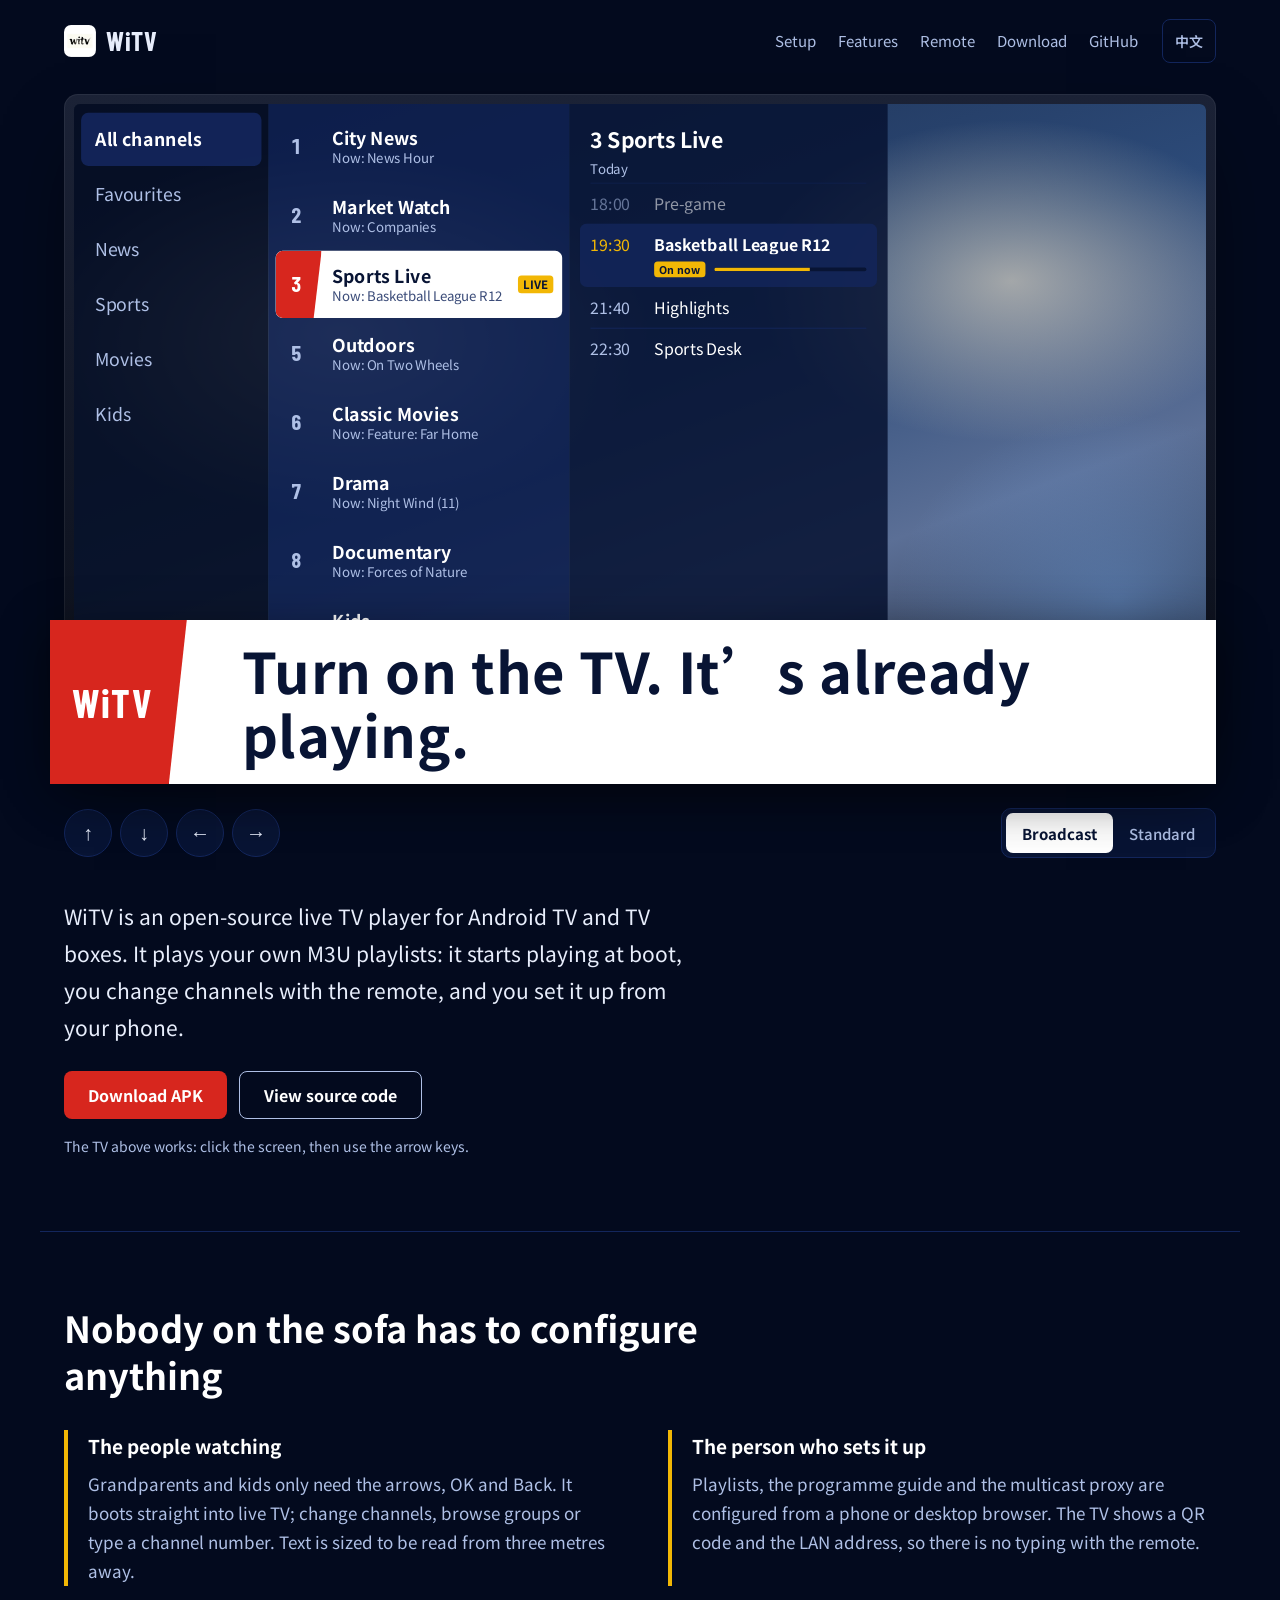
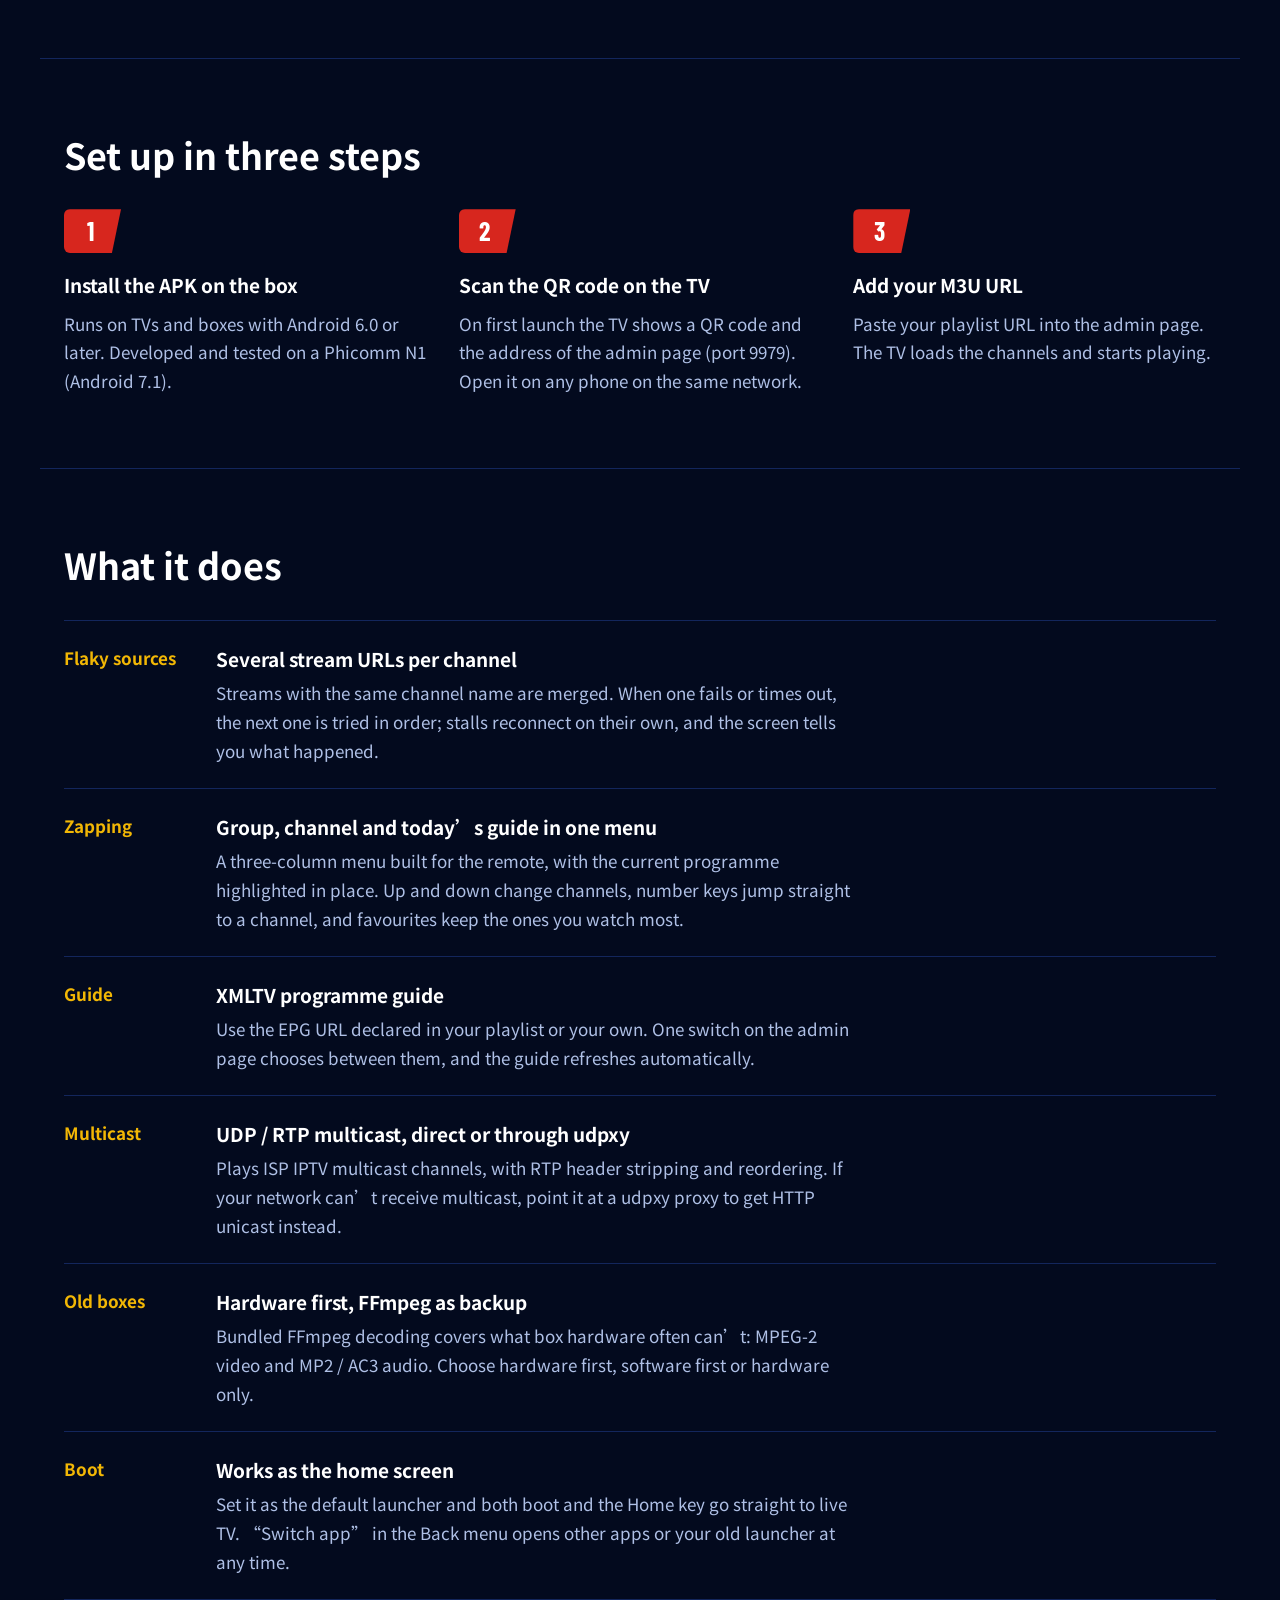
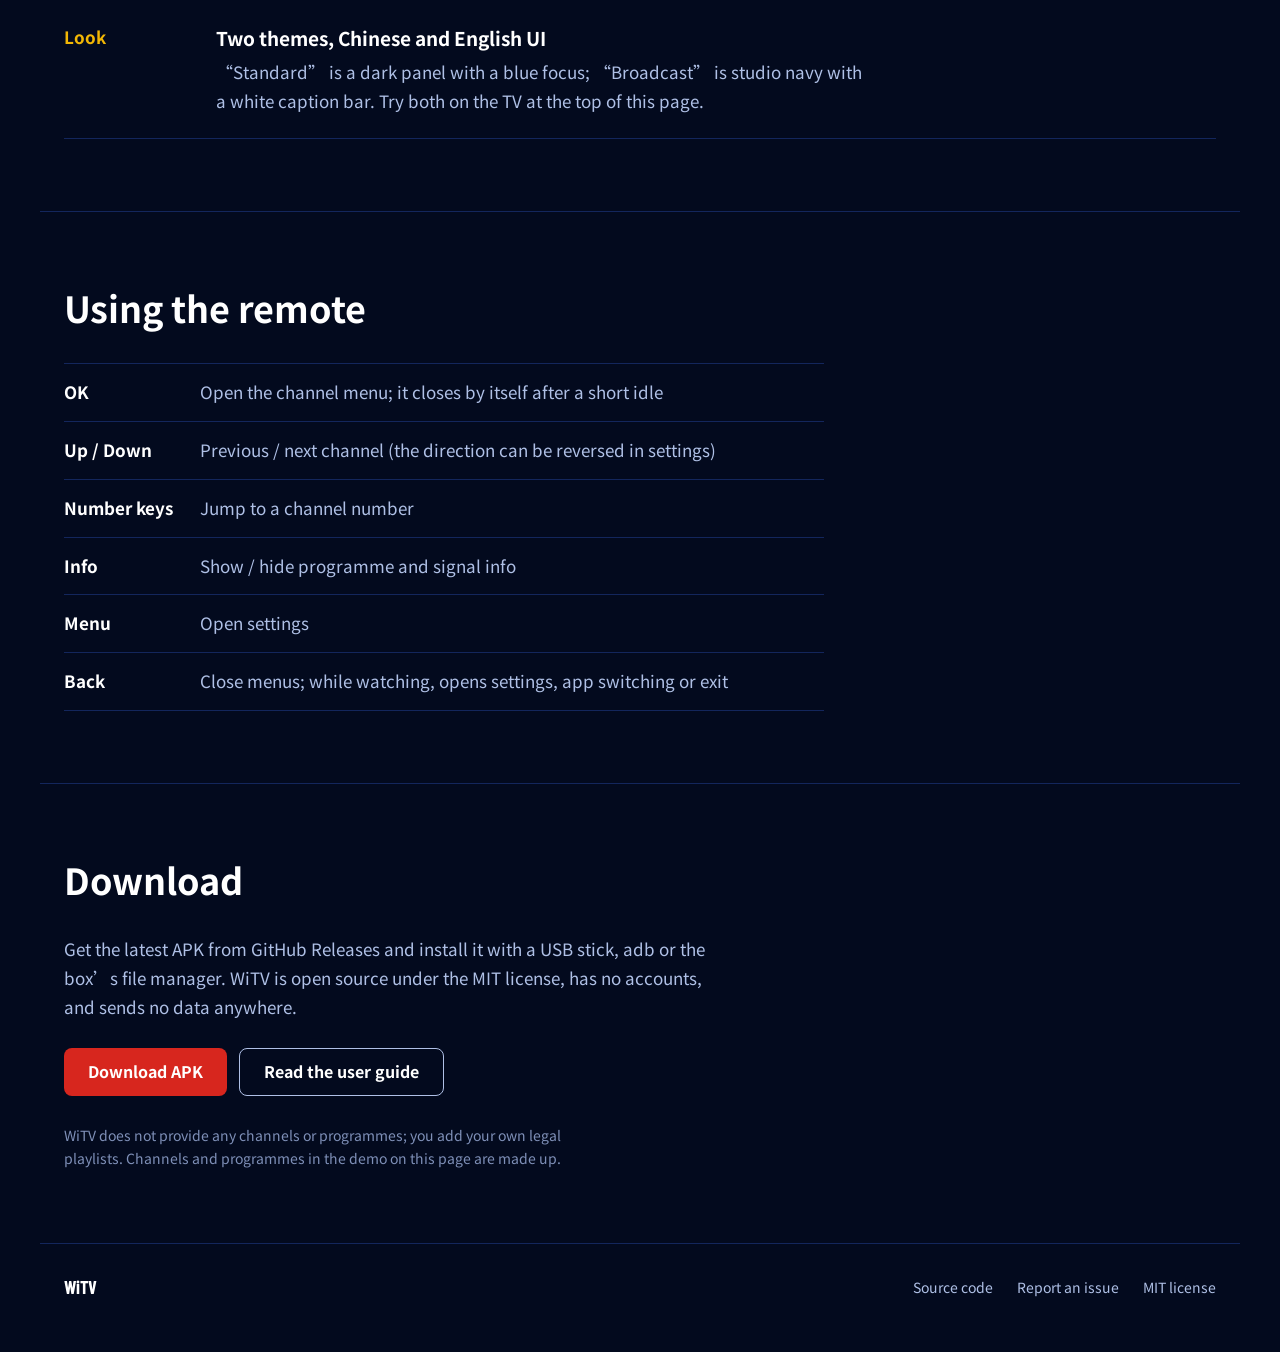
<file: website/index.html>
<!doctype html>
<html lang="zh-CN">
<head>
<meta charset="utf-8">
<meta name="viewport" content="width=device-width, initial-scale=1">
<title>WiTV · 给电视盒子用的开源直播播放器</title>
<meta name="description" content="WiTV 是给 Android TV 和电视盒子用的开源直播播放器：播放你自己的 M3U 直播源，开机就在播，用遥控器换台，在手机上完成设置。">
<meta property="og:title" content="WiTV · 给电视盒子用的开源直播播放器">
<meta property="og:description" content="播放你自己的 M3U 直播源。开机就在播，遥控器换台，手机上设置。">
<meta property="og:image" content="assets/banner.png">
<link rel="icon" type="image/png" href="assets/icon.png">
<link rel="preconnect" href="https://fonts.googleapis.com">
<link rel="preconnect" href="https://fonts.gstatic.com" crossorigin>
<link href="https://fonts.googleapis.com/css2?family=Barlow+Condensed:wght@600;700&family=Noto+Sans+SC:wght@400;500;700&display=swap" rel="stylesheet">
<link rel="stylesheet" href="style.css">
</head>
<body>

<header class="site-header">
  <a class="brand" href="#top" aria-label="WiTV">
    <img src="assets/icon.png" alt="" width="32" height="32">
    <span>WiTV</span>
  </a>
  <nav class="site-nav" aria-label="页面导航">
    <a href="#setup" data-i18n="nav.setup">三步装好</a>
    <a href="#features" data-i18n="nav.features">功能</a>
    <a href="#remote" data-i18n="nav.remote">遥控器</a>
    <a href="#download" data-i18n="nav.download">下载</a>
    <a href="https://github.com/whyun-android/witv">GitHub</a>
  </nav>
  <button class="lang-btn" type="button" id="langBtn" aria-label="Switch language">EN</button>
</header>

<main id="top">

  <!-- 首屏：一台能用键盘遥控的电视。画面里的频道与节目都是示意，不对应任何真实直播源 -->
  <section class="hero">
    <div class="tv-wrap">
     <div class="tv-frame">
      <div class="tv" id="tv" tabindex="0" role="application"
           aria-label="WiTV 频道菜单演示：用上下方向键换台，左右键切换分组" data-theme="broadcast">
       <div class="tv-stage-box" id="tvStageBox">
        <div class="tv-stage" id="tvStage">
          <div class="tv-video" aria-hidden="true"></div>
          <div class="tv-panel">
            <div class="col col-groups" id="tvGroups"></div>
            <div class="col col-list" id="tvList"></div>
            <div class="col col-epg">
              <div class="epg-ch" id="tvEpgName"></div>
              <div class="epg-date" id="tvEpgDate"></div>
              <div id="tvEpgList"></div>
              <div class="epg-hint" data-i18n="tv.hint">↑↓ 换台　←→ 切换分组　确认 播放</div>
            </div>
          </div>
        </div>
       </div>
      </div>
      <!-- 字幕条标题：照着包装主题的焦点行做，红色号码块 + 白条 -->
      <div class="lower-third">
        <span class="lt-plate">WiTV</span>
        <h1 class="lt-bar" data-i18n="hero.title">打开电视，就在播。</h1>
      </div>
     </div>
      <div class="tv-controls">
        <div class="remote" role="group" aria-label="遥控器">
          <button type="button" class="key" data-key="up" aria-label="上一个频道">↑</button>
          <button type="button" class="key" data-key="down" aria-label="下一个频道">↓</button>
          <button type="button" class="key" data-key="left" aria-label="上一个分组">←</button>
          <button type="button" class="key" data-key="right" aria-label="下一个分组">→</button>
        </div>
        <div class="theme-switch" role="radiogroup" aria-label="界面主题">
          <button type="button" role="radio" aria-checked="true" data-theme="broadcast" data-i18n="theme.broadcast">电视台包装</button>
          <button type="button" role="radio" aria-checked="false" data-theme="standard" data-i18n="theme.standard">标准</button>
        </div>
      </div>
    </div>

    <div class="hero-copy">
      <p class="hero-lead" data-i18n="hero.lead">WiTV 是给 Android TV 和电视盒子用的开源直播播放器。它播放你自己的 M3U 直播源：开机就在播，用遥控器换台，设置在手机上完成。</p>
      <div class="hero-actions">
        <a class="btn btn-primary" href="https://github.com/whyun-android/witv/releases/latest" data-i18n="cta.download">下载 APK</a>
        <a class="btn btn-ghost" href="https://github.com/whyun-android/witv" data-i18n="cta.source">查看源代码</a>
      </div>
      <p class="hero-note" data-i18n="hero.note">上面这台电视可以直接操作：点一下画面，再按方向键。</p>
    </div>
  </section>

  <!-- 为谁设计 -->
  <section class="section principles" aria-labelledby="who-title">
    <h2 id="who-title" data-i18n="who.title">沙发上的人什么都不用设置</h2>
    <div class="who-grid">
      <div class="who">
        <h3 data-i18n="who.viewer.title">看电视的人</h3>
        <p data-i18n="who.viewer.body">家里的老人和孩子只需要方向键、确认和返回。开机直接进直播，换台、找分组、按数字键跳台，字号按三米外能看清来定。</p>
      </div>
      <div class="who">
        <h3 data-i18n="who.admin.title">管设备的人</h3>
        <p data-i18n="who.admin.body">直播源、节目单、组播代理都在手机或电脑浏览器里配置。电视屏幕上显示二维码和局域网地址，不用拿遥控器打字。</p>
      </div>
    </div>
  </section>

  <!-- 三步装好：真实的先后顺序 -->
  <section class="section" id="setup" aria-labelledby="setup-title">
    <h2 id="setup-title" data-i18n="setup.title">三步装好</h2>
    <ol class="steps">
      <li>
        <h3 data-i18n="setup.1.title">把 APK 装到盒子上</h3>
        <p data-i18n="setup.1.body">支持 Android 6.0 及以上的电视和盒子，在斐讯 N1（Android 7.1）上开发和测试。</p>
      </li>
      <li>
        <h3 data-i18n="setup.2.title">用手机扫电视上的二维码</h3>
        <p data-i18n="setup.2.body">第一次打开时，电视上会显示管理页的二维码和地址（端口 9979）。手机和盒子在同一个局域网里就能打开。</p>
      </li>
      <li>
        <h3 data-i18n="setup.3.title">添加你的 M3U 地址</h3>
        <p data-i18n="setup.3.body">在管理页里填上直播源地址，电视那边会自动加载频道并开始播放。</p>
      </li>
    </ol>
  </section>

  <!-- 功能：用节目单的样子排，左边一列是功能所属的场景 -->
  <section class="section" id="features" aria-labelledby="features-title">
    <h2 id="features-title" data-i18n="features.title">它能做什么</h2>
    <dl class="guide">
      <div class="guide-row">
        <dt data-i18n="f.failover.k">源不稳</dt>
        <dd><strong data-i18n="f.failover.t">一个频道，多个播放地址</strong><span data-i18n="f.failover.d">同名频道的地址自动合并。播放失败或超时会按顺序换下一个，卡住了会自己重连，并在屏幕上告诉你发生了什么。</span></dd>
      </div>
      <div class="guide-row">
        <dt data-i18n="f.menu.k">换台</dt>
        <dd><strong data-i18n="f.menu.t">分组、频道、今日节目单三栏菜单</strong><span data-i18n="f.menu.d">为遥控器设计的三栏菜单，当前节目原位高亮。上下键直接换台，数字键跳到指定频道，常看的频道可以收藏。</span></dd>
      </div>
      <div class="guide-row">
        <dt data-i18n="f.epg.k">节目单</dt>
        <dd><strong data-i18n="f.epg.t">XMLTV 节目预告</strong><span data-i18n="f.epg.d">可以用直播源里自带的 EPG 地址，也可以换成自己的，在管理页里一个开关切换，节目单会自动刷新。</span></dd>
      </div>
      <div class="guide-row">
        <dt data-i18n="f.multicast.k">组播</dt>
        <dd><strong data-i18n="f.multicast.t">UDP / RTP 组播直连或走 udpxy</strong><span data-i18n="f.multicast.d">支持运营商 IPTV 组播频道，带 RTP 剥头与乱序重排；收不到组播时可以配置 udpxy 转成 HTTP 单播。</span></dd>
      </div>
      <div class="guide-row">
        <dt data-i18n="f.decoder.k">老盒子</dt>
        <dd><strong data-i18n="f.decoder.t">硬解优先，FFmpeg 兜底</strong><span data-i18n="f.decoder.d">内置 FFmpeg 软解，补上盒子硬解常缺的 MPEG-2 视频与 MP2 / AC3 音频。可以选择硬解优先、软解优先或仅硬解。</span></dd>
      </div>
      <div class="guide-row">
        <dt data-i18n="f.launcher.k">开机</dt>
        <dd><strong data-i18n="f.launcher.t">可以当桌面用</strong><span data-i18n="f.launcher.d">设为默认桌面后，开机、按主页键都直接进直播。返回键里的「切换应用」随时能打开其他应用或换回原来的桌面。</span></dd>
      </div>
      <div class="guide-row">
        <dt data-i18n="f.look.k">外观</dt>
        <dd><strong data-i18n="f.look.t">两套主题，中英文界面</strong><span data-i18n="f.look.d">「标准」是深色面板加蓝色焦点，「电视台包装」是演播室深蓝加白色字幕条。首屏的电视可以直接切换看看。</span></dd>
      </div>
    </dl>
  </section>

  <!-- 遥控器 -->
  <section class="section" id="remote" aria-labelledby="remote-title">
    <h2 id="remote-title" data-i18n="remote.title">遥控器怎么按</h2>
    <table class="keys">
      <tbody>
        <tr><th scope="row" data-i18n="k.ok">确认</th><td data-i18n="k.ok.d">打开频道菜单；停留一会儿没有操作会自动收起</td></tr>
        <tr><th scope="row" data-i18n="k.updown">上 / 下</th><td data-i18n="k.updown.d">上一个 / 下一个频道（方向可以在设置里反过来）</td></tr>
        <tr><th scope="row" data-i18n="k.num">数字键</th><td data-i18n="k.num.d">输入频道号直接跳转</td></tr>
        <tr><th scope="row" data-i18n="k.info">信息键</th><td data-i18n="k.info.d">显示 / 隐藏节目与信号信息</td></tr>
        <tr><th scope="row" data-i18n="k.menu">菜单键</th><td data-i18n="k.menu.d">打开设置</td></tr>
        <tr><th scope="row" data-i18n="k.back">返回</th><td data-i18n="k.back.d">关闭菜单；在播放时按下可以去设置、切换应用或退出</td></tr>
      </tbody>
    </table>
  </section>

  <!-- 下载 -->
  <section class="section download" id="download" aria-labelledby="download-title">
    <h2 id="download-title" data-i18n="download.title">下载</h2>
    <p data-i18n="download.body">从 GitHub Releases 下载最新的 APK，用 U 盘、adb 或盒子自带的文件管理器安装。WiTV 使用 MIT 协议开源，没有账号，也不联网上报任何数据。</p>
    <div class="hero-actions">
      <a class="btn btn-primary" href="https://github.com/whyun-android/witv/releases/latest" data-i18n="cta.download">下载 APK</a>
      <a class="btn btn-ghost" href="https://github.com/whyun-android/witv/blob/main/docs/user-guide.md" data-i18n="cta.guide">阅读使用手册</a>
    </div>
    <p class="disclaimer" data-i18n="download.disclaimer">WiTV 本身不提供任何频道或节目内容，需要你自己添加合法的直播源。本页演示画面中的频道和节目均为示意。</p>
  </section>
</main>

<footer class="site-footer">
  <span>WiTV</span>
  <a href="https://github.com/whyun-android/witv" data-i18n="footer.source">源代码</a>
  <a href="https://github.com/whyun-android/witv/issues" data-i18n="footer.issues">反馈问题</a>
  <a href="https://github.com/whyun-android/witv/blob/main/LICENSE" data-i18n="footer.license">MIT 协议</a>
</footer>

<script src="app.js"></script>
</body>
</html>
</file>
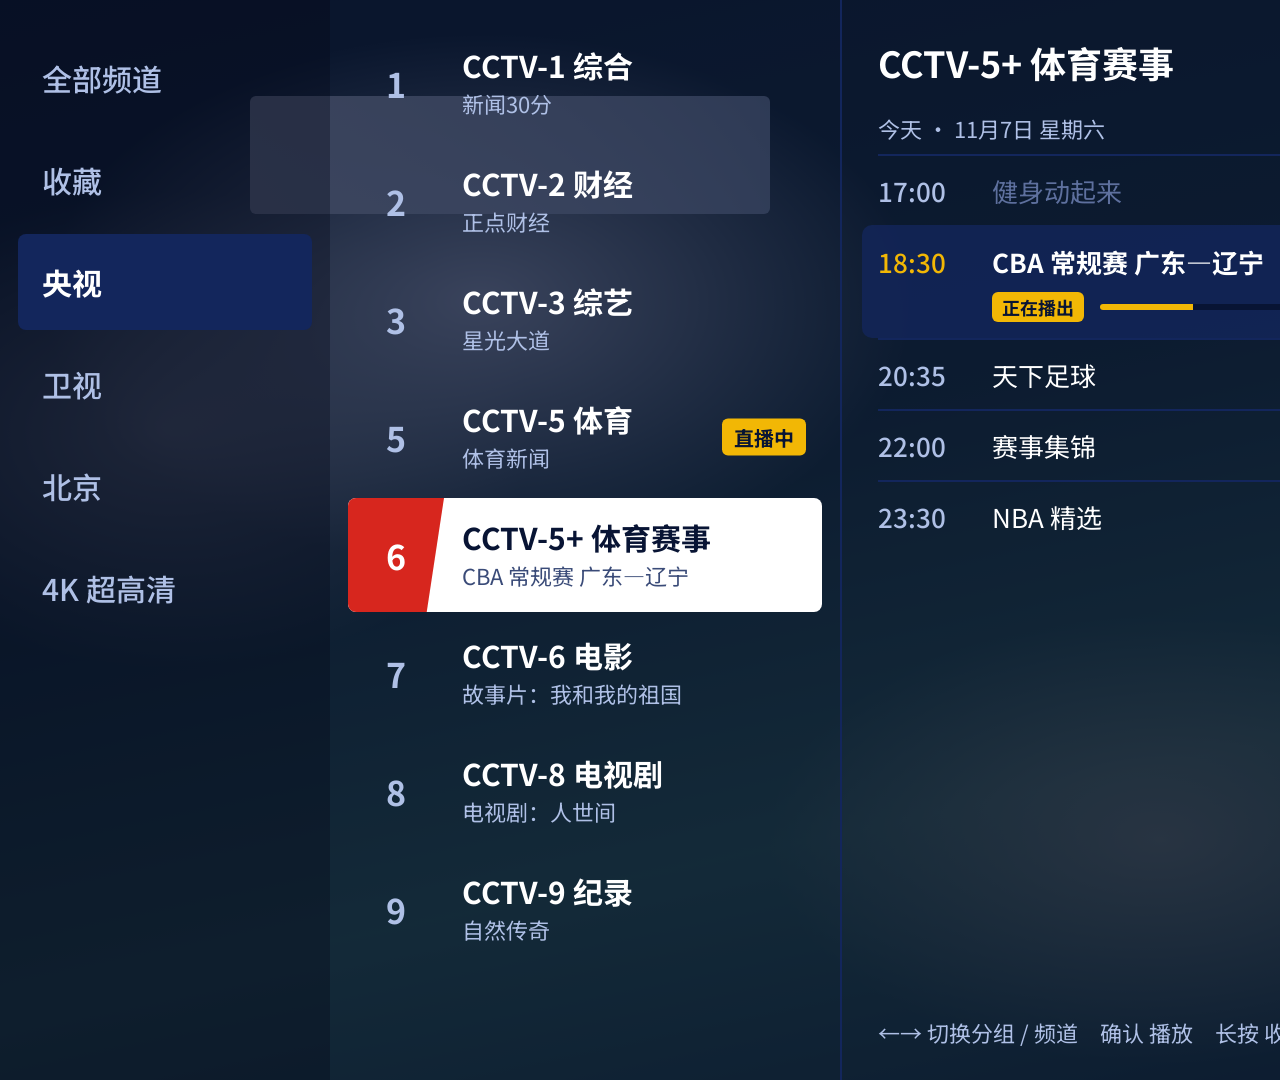
<file: design/channel-menu-v2-broadcast.html>
<!doctype html>
<html lang="zh-CN">
<head>
<meta charset="utf-8">
<title>WiTV · 频道菜单 · 电视台包装（半透明定稿）</title>
<link href="https://fonts.googleapis.com/css2?family=Noto+Sans+SC:wght@400;500;700&display=swap" rel="stylesheet">
<style>
/* 原稿 1920×1080 ＝ 电视上 1280×720dp（密度 1.5）。本版只改一处：面板由实色改为半透明。 */
*{box-sizing:border-box;margin:0;padding:0}
html,body{width:1920px;height:1080px;overflow:hidden;background:#000;color:#fff;
  font-family:"Noto Sans SC","Microsoft YaHei",sans-serif}

/* 衬底视频：故意在面板底下放一块高亮（最坏情况） */
.video{position:absolute;left:0;top:0;width:1920px;height:1080px;background:
 radial-gradient(ellipse 620px 380px at 480px 300px,rgba(255,255,255,.92),rgba(255,255,255,0) 70%),
 radial-gradient(ellipse 520px 340px at 170px 430px,rgba(255,246,225,.62),rgba(255,246,230,0) 70%),
 radial-gradient(ellipse 560px 320px at 1160px 840px,rgba(255,226,170,.5),rgba(255,226,170,0) 70%),
 radial-gradient(ellipse 520px 320px at 1660px 190px,rgba(255,255,255,.72),rgba(255,255,255,0) 70%),
 linear-gradient(168deg,#101a14 0%,#1d3a26 40%,#3d7a4a 68%,#12281a 100%)}
/* 露出视频那半边的遮罩（36% 忽略不计的硬边，与现状一致） */
.scrim{position:absolute;left:1380px;top:0;width:540px;height:1080px;background:rgba(0,8,20,.33)}
/* 视频里的两块亮牌：有硬边，半透明才看得出来 */
.board{position:absolute;border-radius:6px}
.b1{left:250px;top:96px;width:520px;height:118px;background:linear-gradient(100deg,rgba(255,255,255,.92),rgba(226,240,255,.78))}
.b2{left:1450px;top:706px;width:400px;height:96px;background:linear-gradient(100deg,rgba(255,248,232,.85),rgba(255,255,255,.95))}

/* 面板：三层半透明。分组列比频道列深一档（稿里的 #060F28 / #081434） */
.panel{position:absolute;left:0;top:0;width:1380px;height:1080px;display:flex}

.groups{width:330px;background:rgba(6,15,40,.85);padding:30px 18px}
.g{height:96px;display:flex;align-items:center;padding:0 24px;font-size:30px;font-weight:500;color:#AFC0E6;border-radius:8px;margin-bottom:6px}
.g.sel{background:#13265C;color:#fff;font-weight:700}

.list{width:510px;background:rgba(8,20,52,.78);padding:26px 18px}
.row{height:114px;display:flex;align-items:stretch;border-radius:8px;margin-bottom:4px;overflow:hidden;position:relative}
/* 号码块：稿里是行首的门牌号，焦点态变红底、右缘斜切 */
.no{flex:none;width:96px;display:flex;align-items:center;justify-content:center;
  font-size:34px;font-weight:700;color:#AFC0E6;font-variant-numeric:tabular-nums}
.body{flex:1;min-width:0;display:flex;flex-direction:column;justify-content:center;padding:0 18px}
.name{font-size:30px;font-weight:700;line-height:1.2;white-space:nowrap;overflow:hidden;text-overflow:ellipsis}
.sub{font-size:22px;color:#AFC0E6;margin-top:4px;white-space:nowrap;overflow:hidden;text-overflow:ellipsis}
/* 焦点行：白色字幕条，保持实色——半透明下的可读性锚点 */
.row.focus{background:#fff}
.row.focus .no{background:#D7261E;color:#fff;clip-path:polygon(0 0,100% 0,82% 100%,0 100%)}
.row.focus .name{color:#081434}
.row.focus .sub{color:#3A4B78}
.live{position:absolute;right:16px;top:50%;transform:translateY(-50%);
  font-size:20px;font-weight:700;background:#F2B705;color:#081434;border-radius:6px;padding:4px 12px}

/* 节目单列：稿里的 2px 竖线在这里补回来——实色面板靠底色分栏，半透明之后靠它 */
.epg{flex:1;min-width:0;padding:36px;position:relative;background:rgba(8,20,52,.78);border-left:2px solid #13265C}
.ch{font-size:36px;font-weight:700;white-space:nowrap;overflow:hidden;text-overflow:ellipsis}
.date{font-size:22px;color:#AFC0E6;margin:24px 0 10px}
.p{display:flex;gap:24px;padding:16px 0;font-size:26px;white-space:nowrap;border-top:2px solid #13265C}
.p .t{width:90px;font-weight:500;color:#AFC0E6;flex:none}
.p > span:nth-child(2){flex:1;min-width:0;overflow:hidden;text-overflow:ellipsis}
.p.past{color:#5E709E}
/* 当前节目：原位高亮 + 金色「正在播出」+ 进度条 */
.p.cur{background:rgba(19,38,92,.80);border-top-color:transparent;border-radius:10px;
  margin:0 -16px;padding:16px;font-weight:700;align-items:center;flex-wrap:wrap;row-gap:12px}
.p.cur .t{color:#F2B705}
.p.cur .meta{flex-basis:100%;display:flex;align-items:center;gap:16px;padding-left:114px}
.p.cur .meta .k{flex:none;font-size:18px;font-weight:700;background:#F2B705;color:#081434;border-radius:6px;padding:2px 10px}
.p.cur .meta .bar{flex:1;height:6px;border-radius:3px;background:#081434;overflow:hidden}
.p.cur .meta .bar i{display:block;width:38%;height:100%;background:#F2B705}
.hint{position:absolute;left:36px;bottom:32px;font-size:22px;color:#AFC0E6}
</style>
</head>
<body>
<div class="video"></div>
<div class="board b1"></div>
<div class="board b2"></div>
<div class="scrim"></div>
<div class="panel">
  <div class="groups">
    <div class="g">全部频道</div><div class="g">收藏</div><div class="g sel">央视</div>
    <div class="g">卫视</div><div class="g">北京</div><div class="g">4K 超高清</div>
  </div>
  <div class="list">
    <div class="row"><span class="no">1</span><div class="body"><div class="name">CCTV-1 综合</div><div class="sub">新闻30分</div></div></div>
    <div class="row"><span class="no">2</span><div class="body"><div class="name">CCTV-2 财经</div><div class="sub">正点财经</div></div></div>
    <div class="row"><span class="no">3</span><div class="body"><div class="name">CCTV-3 综艺</div><div class="sub">星光大道</div></div></div>
    <div class="row"><span class="no">5</span><div class="body"><div class="name">CCTV-5 体育</div><div class="sub">体育新闻</div></div><span class="live">直播中</span></div>
    <div class="row focus"><span class="no">6</span><div class="body"><div class="name">CCTV-5+ 体育赛事</div><div class="sub">CBA 常规赛 广东—辽宁</div></div></div>
    <div class="row"><span class="no">7</span><div class="body"><div class="name">CCTV-6 电影</div><div class="sub">故事片：我和我的祖国</div></div></div>
    <div class="row"><span class="no">8</span><div class="body"><div class="name">CCTV-8 电视剧</div><div class="sub">电视剧：人世间</div></div></div>
    <div class="row"><span class="no">9</span><div class="body"><div class="name">CCTV-9 纪录</div><div class="sub">自然传奇</div></div></div>
  </div>
  <div class="epg">
    <div class="ch">CCTV-5+ 体育赛事</div>
    <div class="date">今天 · 11月7日 星期六</div>
    <div class="p past"><span class="t">17:00</span><span>健身动起来</span></div>
    <div class="p cur"><span class="t">18:30</span><span>CBA 常规赛 广东—辽宁</span><span class="meta"><span class="k">正在播出</span><span class="bar"><i></i></span></span></div>
    <div class="p"><span class="t">20:35</span><span>天下足球</span></div>
    <div class="p"><span class="t">22:00</span><span>赛事集锦</span></div>
    <div class="p"><span class="t">23:30</span><span>NBA 精选</span></div>
    <div class="hint">←→ 切换分组 / 频道　确认 播放　长按 收藏</div>
  </div>
</div>
</body>
</html>
</file>
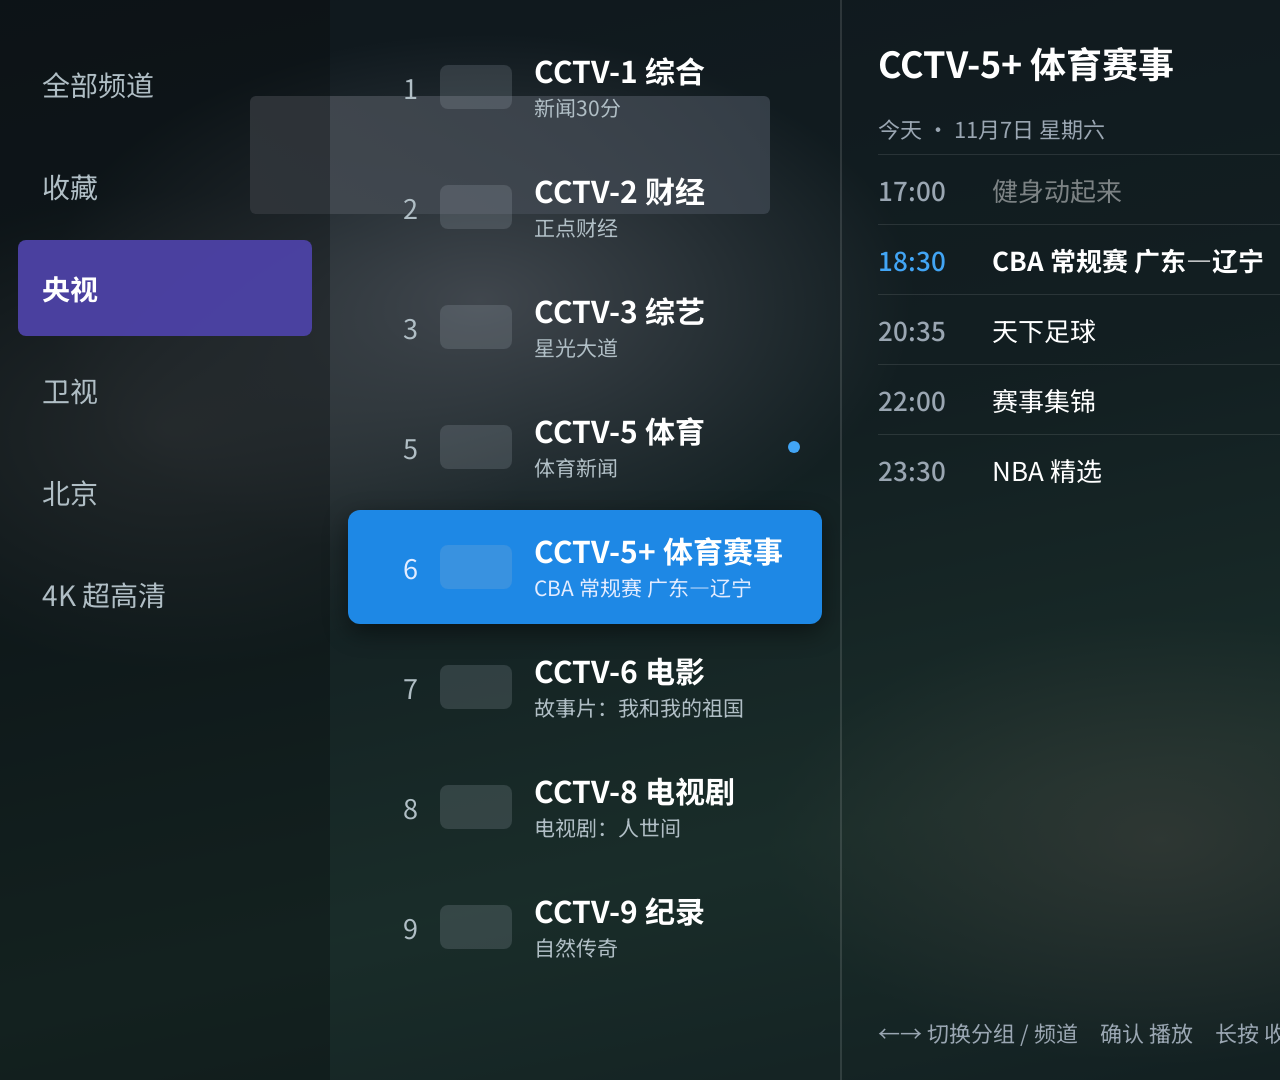
<file: design/channel-menu-v2-standard.html>
<!doctype html>
<html lang="zh-CN">
<head>
<meta charset="utf-8">
<title>WiTV · 频道菜单 · 标准（半透明定稿）</title>
<link href="https://fonts.googleapis.com/css2?family=Noto+Sans+SC:wght@400;500;700&display=swap" rel="stylesheet">
<style>
/* 原稿 1920×1080 ＝ 电视上 1280×720dp（密度 1.5）。本版只改一处：面板由实色改为半透明。 */
*{box-sizing:border-box;margin:0;padding:0}
html,body{width:1920px;height:1080px;overflow:hidden;background:#000;color:#fff;
  font-family:"Noto Sans SC","Microsoft YaHei",sans-serif}

.video{position:absolute;left:0;top:0;width:1920px;height:1080px;background:
 radial-gradient(ellipse 620px 380px at 480px 300px,rgba(255,255,255,.92),rgba(255,255,255,0) 70%),
 radial-gradient(ellipse 520px 340px at 170px 430px,rgba(255,246,225,.62),rgba(255,246,230,0) 70%),
 radial-gradient(ellipse 560px 320px at 1160px 840px,rgba(255,226,170,.5),rgba(255,226,170,0) 70%),
 radial-gradient(ellipse 520px 320px at 1660px 190px,rgba(255,255,255,.72),rgba(255,255,255,0) 70%),
 linear-gradient(168deg,#101a14 0%,#1d3a26 40%,#3d7a4a 68%,#12281a 100%)}
.scrim{position:absolute;left:1380px;top:0;width:540px;height:1080px;background:rgba(0,0,0,.40)}
/* 视频里的两块亮牌：有硬边，半透明才看得出来 */
.board{position:absolute;border-radius:6px}
.b1{left:250px;top:96px;width:520px;height:118px;background:linear-gradient(100deg,rgba(255,255,255,.92),rgba(226,240,255,.78))}
.b2{left:1450px;top:706px;width:400px;height:96px;background:linear-gradient(100deg,rgba(255,248,232,.85),rgba(255,255,255,.95))}

.panel{position:absolute;left:0;top:0;width:1380px;height:1080px;display:flex}

.groups{width:330px;background:rgba(12,18,24,.85);padding:36px 18px}
.g{height:96px;display:flex;align-items:center;padding:0 24px;font-size:28px;color:#B0BEC5;border-radius:8px;margin-bottom:6px}
.g.sel{background:#4D42A5F5;color:#fff;font-weight:700}

.list{width:510px;background:rgba(16,24,32,.78);padding:30px 18px}
.row{height:114px;display:flex;align-items:center;gap:22px;padding:0 22px;border-radius:12px;margin-bottom:6px;position:relative}
/* 稿里号码是右侧对齐的窄栏，不用门牌块 */
.no{flex:none;width:48px;text-align:right;font-size:27px;color:#B0BEC5;font-variant-numeric:tabular-nums}
.logo{flex:none;width:72px;height:44px;border-radius:8px;background:rgba(176,190,197,.18)}
.body{flex:1;min-width:0}
.name{font-size:30px;font-weight:700;line-height:1.2;white-space:nowrap;overflow:hidden;text-overflow:ellipsis}
.sub{font-size:21px;color:#B0BEC5;margin-top:4px;white-space:nowrap;overflow:hidden;text-overflow:ellipsis}
/* 焦点行：蓝色圆角块 + 投影，无白描边 */
.row.focus{background:#1E88E5;box-shadow:0 8px 24px rgba(0,0,0,.45)}
.row.focus .no,.row.focus .sub{color:#E3ECFF}
.dot{position:absolute;right:22px;top:50%;transform:translateY(-50%);width:12px;height:12px;border-radius:50%;background:#42A5F5}

.epg{flex:1;min-width:0;padding:36px;position:relative;background:rgba(16,24,32,.78);border-left:2px solid rgba(255,255,255,.12)}
.ch{font-size:36px;font-weight:700;white-space:nowrap;overflow:hidden;text-overflow:ellipsis}
.date{font-size:22px;color:#9AA6B2;margin:24px 0 10px}
.p{display:flex;gap:24px;padding:16px 0;font-size:26px;white-space:nowrap;border-top:1px solid rgba(255,255,255,.10)}
.p .t{width:90px;font-weight:500;color:#9AA6B2;flex:none}
.p > span:nth-child(2){flex:1;min-width:0;overflow:hidden;text-overflow:ellipsis}
.p.past{color:rgba(255,255,255,.45)}
.p.cur{font-weight:700}
.p.cur .t{color:#42A5F5}
.hint{position:absolute;left:36px;bottom:32px;font-size:22px;color:#9AA6B2}
</style>
</head>
<body>
<div class="video"></div>
<div class="board b1"></div>
<div class="board b2"></div>
<div class="scrim"></div>
<div class="panel">
  <div class="groups">
    <div class="g">全部频道</div><div class="g">收藏</div><div class="g sel">央视</div>
    <div class="g">卫视</div><div class="g">北京</div><div class="g">4K 超高清</div>
  </div>
  <div class="list">
    <div class="row"><span class="no">1</span><span class="logo"></span><div class="body"><div class="name">CCTV-1 综合</div><div class="sub">新闻30分</div></div></div>
    <div class="row"><span class="no">2</span><span class="logo"></span><div class="body"><div class="name">CCTV-2 财经</div><div class="sub">正点财经</div></div></div>
    <div class="row"><span class="no">3</span><span class="logo"></span><div class="body"><div class="name">CCTV-3 综艺</div><div class="sub">星光大道</div></div></div>
    <div class="row"><span class="no">5</span><span class="logo"></span><div class="body"><div class="name">CCTV-5 体育</div><div class="sub">体育新闻</div></div><span class="dot"></span></div>
    <div class="row focus"><span class="no">6</span><span class="logo"></span><div class="body"><div class="name">CCTV-5+ 体育赛事</div><div class="sub">CBA 常规赛 广东—辽宁</div></div></div>
    <div class="row"><span class="no">7</span><span class="logo"></span><div class="body"><div class="name">CCTV-6 电影</div><div class="sub">故事片：我和我的祖国</div></div></div>
    <div class="row"><span class="no">8</span><span class="logo"></span><div class="body"><div class="name">CCTV-8 电视剧</div><div class="sub">电视剧：人世间</div></div></div>
    <div class="row"><span class="no">9</span><span class="logo"></span><div class="body"><div class="name">CCTV-9 纪录</div><div class="sub">自然传奇</div></div></div>
  </div>
  <div class="epg">
    <div class="ch">CCTV-5+ 体育赛事</div>
    <div class="date">今天 · 11月7日 星期六</div>
    <div class="p past"><span class="t">17:00</span><span>健身动起来</span></div>
    <div class="p cur"><span class="t">18:30</span><span>CBA 常规赛 广东—辽宁</span></div>
    <div class="p"><span class="t">20:35</span><span>天下足球</span></div>
    <div class="p"><span class="t">22:00</span><span>赛事集锦</span></div>
    <div class="p"><span class="t">23:30</span><span>NBA 精选</span></div>
    <div class="hint">←→ 切换分组 / 频道　确认 播放　长按 收藏</div>
  </div>
</div>
</body>
</html>
</file>
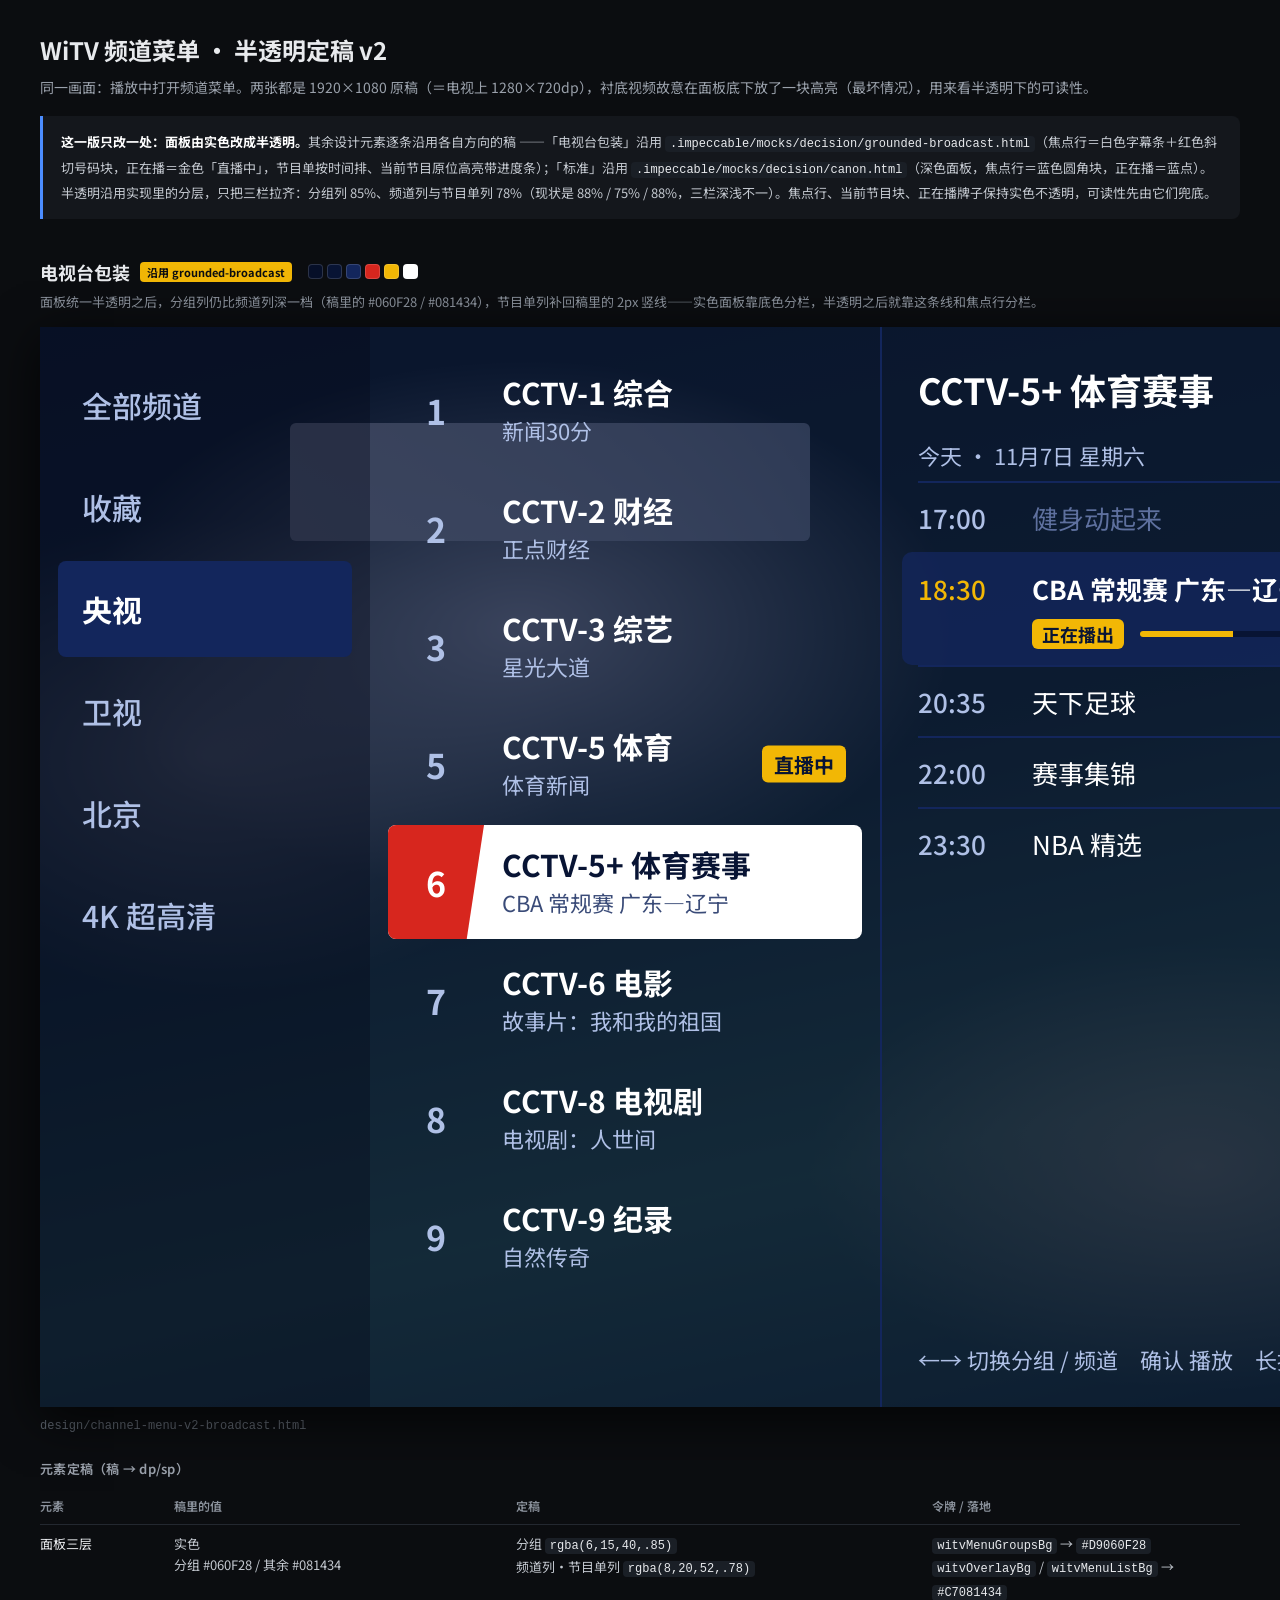
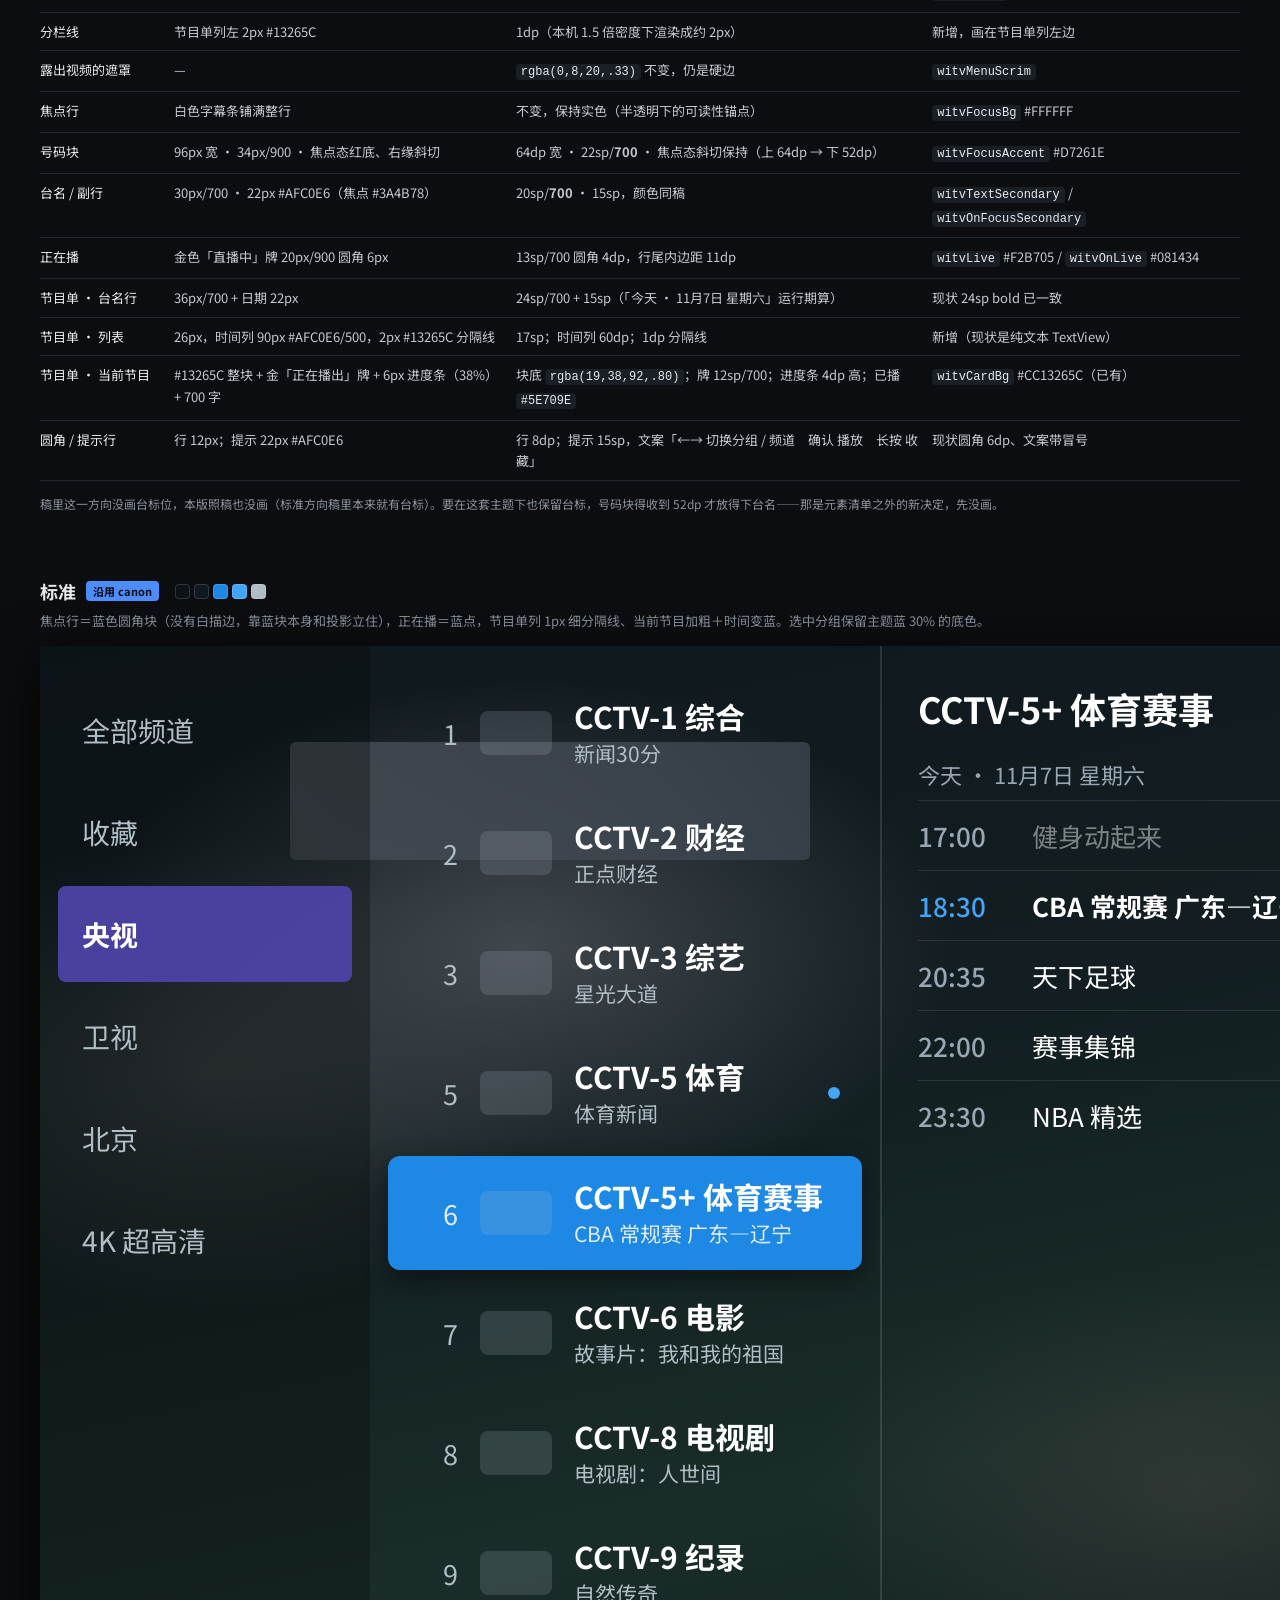
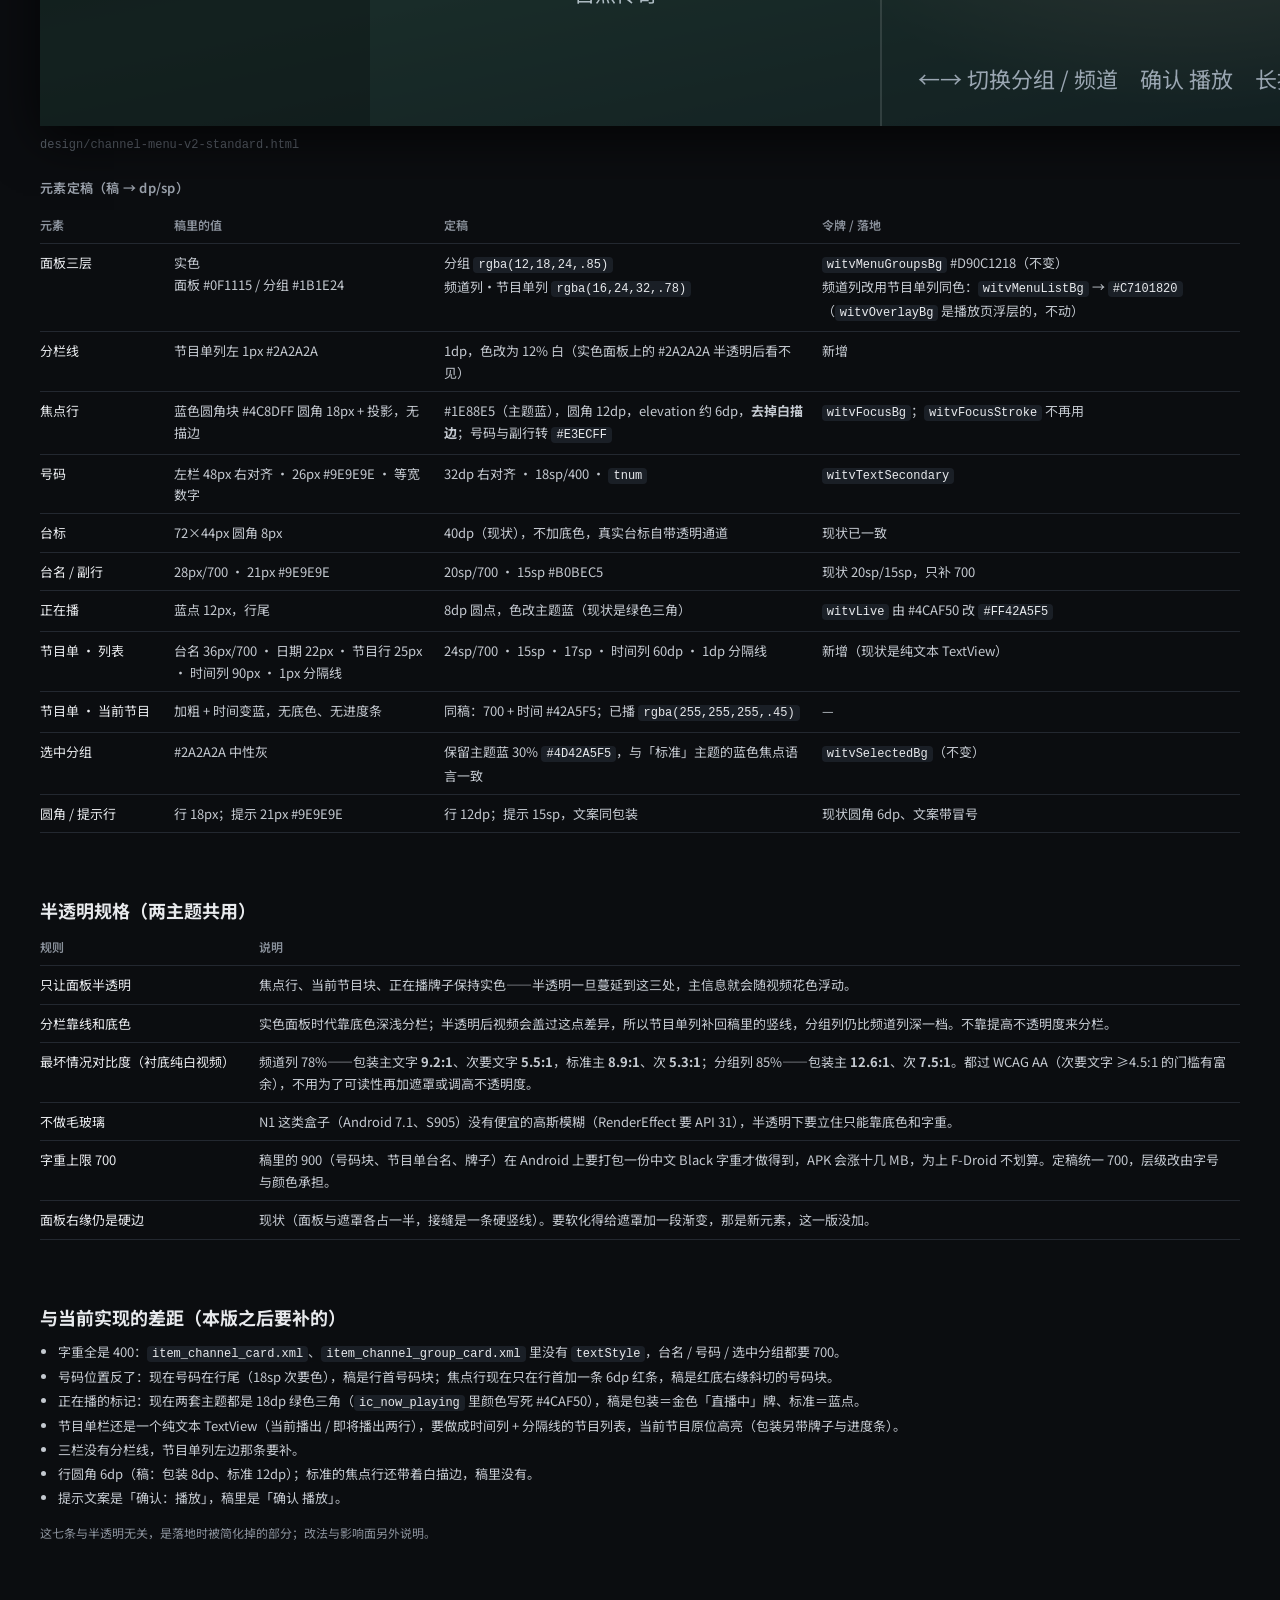
<file: design/channel-menu-v2.html>
<!doctype html>
<html lang="zh-CN">
<head>
<meta charset="utf-8">
<meta name="viewport" content="width=device-width, initial-scale=1">
<title>WiTV 频道菜单 · 半透明定稿 v2</title>
<link href="https://fonts.googleapis.com/css2?family=Noto+Sans+SC:wght@400;500;700&display=swap" rel="stylesheet">
<style>
*{box-sizing:border-box;margin:0;padding:0}
body{background:#0b0d10;color:#e8eaed;font-family:"Noto Sans SC","Microsoft YaHei",system-ui,sans-serif;padding:32px 40px 80px}
h1{font-size:24px;font-weight:700}
.lead{color:#9aa1ab;font-size:14px;line-height:1.8;margin:8px 0 0;max-width:1280px}
.rule{color:#c4c9d0;font-size:13px;line-height:1.8;margin:16px 0 40px;padding:14px 18px;background:#14171c;border-left:3px solid #4C8DFF;border-radius:0 8px 8px 0;max-width:1280px}
.rule b{color:#fff}
section{margin-bottom:64px}
h2{font-size:18px;font-weight:700;display:flex;align-items:center;gap:10px;margin-bottom:6px}
.tag{font-size:11px;font-weight:700;color:#0b0d10;border-radius:4px;padding:2px 7px}
.tag.bc{background:#F2B705}
.tag.std{background:#4C8DFF}
.sub{color:#8a919b;font-size:13px;line-height:1.7;margin-bottom:14px;max-width:1280px}
h3{font-size:13px;font-weight:600;color:#9aa1ab;margin:26px 0 10px;letter-spacing:.02em}
.sw{display:inline-flex;gap:4px;vertical-align:middle;margin-left:6px}
.sw i{width:15px;height:15px;border-radius:4px;border:1px solid #ffffff26}
table{border-collapse:collapse;width:100%;max-width:1560px;font-size:13px;line-height:1.65}
th,td{border-bottom:1px solid #232830;padding:8px 14px 8px 0;text-align:left;vertical-align:top}
th{color:#8a919b;font-weight:600;font-size:12px}
td:first-child{color:#e8eaed;white-space:nowrap;padding-right:24px}
td{color:#c4c9d0}
code{font-family:Consolas,monospace;font-size:12px;color:#e8eaed;background:#1a1f26;border-radius:4px;padding:1px 5px}
ul{margin:10px 0 0 18px;max-width:1280px}
li{color:#c4c9d0;font-size:13px;line-height:1.85}
li b{color:#fff}
.note{color:#8a919b;font-size:12px;line-height:1.8;margin-top:12px;max-width:1280px}
/* 原稿按 1920×1080 原尺寸嵌入，不缩放 */
.stage{position:relative;width:1920px;height:1080px;overflow:hidden;background:#000;margin:14px 0 20px;box-shadow:0 12px 48px #000b}
.stage iframe{position:absolute;left:0;top:0;width:1920px;height:1080px;border:0}
.file{font-size:12px;color:#5f6670;font-family:Consolas,monospace;margin:-8px 0 0}
</style>
</head>
<body>

<h1>WiTV 频道菜单 · 半透明定稿 v2</h1>
<p class="lead">同一画面：播放中打开频道菜单。两张都是 1920×1080 原稿（＝电视上 1280×720dp），衬底视频故意在面板底下放了一块高亮（最坏情况），用来看半透明下的可读性。</p>
<div class="rule">
  <b>这一版只改一处：面板由实色改成半透明。</b>其余设计元素逐条沿用各自方向的稿 ——「电视台包装」沿用 <code>.impeccable/mocks/decision/grounded-broadcast.html</code>（焦点行＝白色字幕条＋红色斜切号码块，正在播＝金色「直播中」，节目单按时间排、当前节目原位高亮带进度条）；「标准」沿用 <code>.impeccable/mocks/decision/canon.html</code>（深色面板，焦点行＝蓝色圆角块，正在播＝蓝点）。<br>
  半透明沿用实现里的分层，只把三栏拉齐：分组列 85%、频道列与节目单列 78%（现状是 88% / 75% / 88%，三栏深浅不一）。焦点行、当前节目块、正在播牌子保持实色不透明，可读性先由它们兜底。
</div>

<!-- ==================== 电视台包装 ==================== -->
<section>
<h2>电视台包装<span class="tag bc">沿用 grounded-broadcast</span>
  <span class="sw"><i style="background:#060F28"></i><i style="background:#081434"></i><i style="background:#13265C"></i><i style="background:#D7261E"></i><i style="background:#F2B705"></i><i style="background:#FFFFFF"></i></span>
</h2>
<p class="sub">面板统一半透明之后，分组列仍比频道列深一档（稿里的 #060F28 / #081434），节目单列补回稿里的 2px 竖线——实色面板靠底色分栏，半透明之后就靠这条线和焦点行分栏。</p>

<div class="stage"><iframe src="channel-menu-v2-broadcast.html" title="电视台包装 · 半透明定稿"></iframe></div>
<p class="file">design/channel-menu-v2-broadcast.html</p>

<h3>元素定稿（稿 → dp/sp）</h3>
<table>
<tr><th>元素</th><th>稿里的值</th><th>定稿</th><th>令牌 / 落地</th></tr>
<tr><td>面板三层</td><td>实色<br>分组 #060F28 / 其余 #081434</td><td>分组 <code>rgba(6,15,40,.85)</code><br>频道列·节目单列 <code>rgba(8,20,52,.78)</code></td><td><code>witvMenuGroupsBg</code> → <code>#D9060F28</code><br><code>witvOverlayBg</code> / <code>witvMenuListBg</code> → <code>#C7081434</code></td></tr>
<tr><td>分栏线</td><td>节目单列左 2px #13265C</td><td>1dp（本机 1.5 倍密度下渲染成约 2px）</td><td>新增，画在节目单列左边</td></tr>
<tr><td>露出视频的遮罩</td><td>—</td><td><code>rgba(0,8,20,.33)</code> 不变，仍是硬边</td><td><code>witvMenuScrim</code></td></tr>
<tr><td>焦点行</td><td>白色字幕条铺满整行</td><td>不变，保持实色（半透明下的可读性锚点）</td><td><code>witvFocusBg</code> #FFFFFF</td></tr>
<tr><td>号码块</td><td>96px 宽 · 34px/900 · 焦点态红底、右缘斜切</td><td>64dp 宽 · 22sp/<b>700</b> · 焦点态斜切保持（上 64dp → 下 52dp）</td><td><code>witvFocusAccent</code> #D7261E</td></tr>
<tr><td>台名 / 副行</td><td>30px/700 · 22px #AFC0E6（焦点 #3A4B78）</td><td>20sp/<b>700</b> · 15sp，颜色同稿</td><td><code>witvTextSecondary</code> / <code>witvOnFocusSecondary</code></td></tr>
<tr><td>正在播</td><td>金色「直播中」牌 20px/900 圆角 6px</td><td>13sp/700 圆角 4dp，行尾内边距 11dp</td><td><code>witvLive</code> #F2B705 / <code>witvOnLive</code> #081434</td></tr>
<tr><td>节目单 · 台名行</td><td>36px/700 + 日期 22px</td><td>24sp/700 + 15sp（「今天 · 11月7日 星期六」运行期算）</td><td>现状 24sp bold 已一致</td></tr>
<tr><td>节目单 · 列表</td><td>26px，时间列 90px #AFC0E6/500，2px #13265C 分隔线</td><td>17sp；时间列 60dp；1dp 分隔线</td><td>新增（现状是纯文本 TextView）</td></tr>
<tr><td>节目单 · 当前节目</td><td>#13265C 整块 + 金「正在播出」牌 + 6px 进度条（38%）+ 700 字</td><td>块底 <code>rgba(19,38,92,.80)</code>；牌 12sp/700；进度条 4dp 高；已播 <code>#5E709E</code></td><td><code>witvCardBg</code> #CC13265C（已有）</td></tr>
<tr><td>圆角 / 提示行</td><td>行 12px；提示 22px #AFC0E6</td><td>行 8dp；提示 15sp，文案「←→ 切换分组 / 频道　确认 播放　长按 收藏」</td><td>现状圆角 6dp、文案带冒号</td></tr>
</table>
<p class="note">稿里这一方向没画台标位，本版照稿也没画（标准方向稿里本来就有台标）。要在这套主题下也保留台标，号码块得收到 52dp 才放得下台名——那是元素清单之外的新决定，先没画。</p>
</section>

<!-- ==================== 标准 ==================== -->
<section>
<h2>标准<span class="tag std">沿用 canon</span>
  <span class="sw"><i style="background:#0C1218"></i><i style="background:#101820"></i><i style="background:#1E88E5"></i><i style="background:#42A5F5"></i><i style="background:#B0BEC5"></i></span>
</h2>
<p class="sub">焦点行＝蓝色圆角块（没有白描边，靠蓝块本身和投影立住），正在播＝蓝点，节目单列 1px 细分隔线、当前节目加粗＋时间变蓝。选中分组保留主题蓝 30% 的底色。</p>

<div class="stage"><iframe src="channel-menu-v2-standard.html" title="标准 · 半透明定稿"></iframe></div>
<p class="file">design/channel-menu-v2-standard.html</p>

<h3>元素定稿（稿 → dp/sp）</h3>
<table>
<tr><th>元素</th><th>稿里的值</th><th>定稿</th><th>令牌 / 落地</th></tr>
<tr><td>面板三层</td><td>实色<br>面板 #0F1115 / 分组 #1B1E24</td><td>分组 <code>rgba(12,18,24,.85)</code><br>频道列·节目单列 <code>rgba(16,24,32,.78)</code></td><td><code>witvMenuGroupsBg</code> #D90C1218（不变）<br>频道列改用节目单列同色：<code>witvMenuListBg</code> → <code>#C7101820</code>（<code>witvOverlayBg</code> 是播放页浮层的，不动）</td></tr>
<tr><td>分栏线</td><td>节目单列左 1px #2A2A2A</td><td>1dp，色改为 12% 白（实色面板上的 #2A2A2A 半透明后看不见）</td><td>新增</td></tr>
<tr><td>焦点行</td><td>蓝色圆角块 #4C8DFF 圆角 18px + 投影，无描边</td><td>#1E88E5（主题蓝），圆角 12dp，elevation 约 6dp，<b>去掉白描边</b>；号码与副行转 <code>#E3ECFF</code></td><td><code>witvFocusBg</code>；<code>witvFocusStroke</code> 不再用</td></tr>
<tr><td>号码</td><td>左栏 48px 右对齐 · 26px #9E9E9E · 等宽数字</td><td>32dp 右对齐 · 18sp/400 · <code>tnum</code></td><td><code>witvTextSecondary</code></td></tr>
<tr><td>台标</td><td>72×44px 圆角 8px</td><td>40dp（现状），不加底色，真实台标自带透明通道</td><td>现状已一致</td></tr>
<tr><td>台名 / 副行</td><td>28px/700 · 21px #9E9E9E</td><td>20sp/700 · 15sp #B0BEC5</td><td>现状 20sp/15sp，只补 700</td></tr>
<tr><td>正在播</td><td>蓝点 12px，行尾</td><td>8dp 圆点，色改主题蓝（现状是绿色三角）</td><td><code>witvLive</code> 由 #4CAF50 改 <code>#FF42A5F5</code></td></tr>
<tr><td>节目单 · 列表</td><td>台名 36px/700 · 日期 22px · 节目行 25px · 时间列 90px · 1px 分隔线</td><td>24sp/700 · 15sp · 17sp · 时间列 60dp · 1dp 分隔线</td><td>新增（现状是纯文本 TextView）</td></tr>
<tr><td>节目单 · 当前节目</td><td>加粗 + 时间变蓝，无底色、无进度条</td><td>同稿：700 + 时间 #42A5F5；已播 <code>rgba(255,255,255,.45)</code></td><td>—</td></tr>
<tr><td>选中分组</td><td>#2A2A2A 中性灰</td><td>保留主题蓝 30% <code>#4D42A5F5</code>，与「标准」主题的蓝色焦点语言一致</td><td><code>witvSelectedBg</code>（不变）</td></tr>
<tr><td>圆角 / 提示行</td><td>行 18px；提示 21px #9E9E9E</td><td>行 12dp；提示 15sp，文案同包装</td><td>现状圆角 6dp、文案带冒号</td></tr>
</table>
</section>

<!-- ==================== 半透明规格 ==================== -->
<section>
<h2>半透明规格（两主题共用）</h2>
<table>
<tr><th>规则</th><th>说明</th></tr>
<tr><td>只让面板半透明</td><td>焦点行、当前节目块、正在播牌子保持实色——半透明一旦蔓延到这三处，主信息就会随视频花色浮动。</td></tr>
<tr><td>分栏靠线和底色</td><td>实色面板时代靠底色深浅分栏；半透明后视频会盖过这点差异，所以节目单列补回稿里的竖线，分组列仍比频道列深一档。不靠提高不透明度来分栏。</td></tr>
<tr><td>最坏情况对比度（衬底纯白视频）</td><td>频道列 78%——包装主文字 <b>9.2:1</b>、次要文字 <b>5.5:1</b>，标准主 <b>8.9:1</b>、次 <b>5.3:1</b>；分组列 85%——包装主 <b>12.6:1</b>、次 <b>7.5:1</b>。都过 WCAG AA（次要文字 ≥4.5:1 的门槛有富余），不用为了可读性再加遮罩或调高不透明度。</td></tr>
<tr><td>不做毛玻璃</td><td>N1 这类盒子（Android 7.1、S905）没有便宜的高斯模糊（RenderEffect 要 API 31），半透明下要立住只能靠底色和字重。</td></tr>
<tr><td>字重上限 700</td><td>稿里的 900（号码块、节目单台名、牌子）在 Android 上要打包一份中文 Black 字重才做得到，APK 会涨十几 MB，为上 F-Droid 不划算。定稿统一 700，层级改由字号与颜色承担。</td></tr>
<tr><td>面板右缘仍是硬边</td><td>现状（面板与遮罩各占一半，接缝是一条硬竖线）。要软化得给遮罩加一段渐变，那是新元素，这一版没加。</td></tr>
</table>
</section>

<!-- ==================== 待补 ==================== -->
<section>
<h2>与当前实现的差距（本版之后要补的）</h2>
<ul>
<li>字重全是 400：<code>item_channel_card.xml</code>、<code>item_channel_group_card.xml</code> 里没有 <code>textStyle</code>，台名 / 号码 / 选中分组都要 700。</li>
<li>号码位置反了：现在号码在行尾（18sp 次要色），稿是行首号码块；焦点行现在只在行首加一条 6dp 红条，稿是红底右缘斜切的号码块。</li>
<li>正在播的标记：现在两套主题都是 18dp 绿色三角（<code>ic_now_playing</code> 里颜色写死 #4CAF50），稿是包装＝金色「直播中」牌、标准＝蓝点。</li>
<li>节目单栏还是一个纯文本 TextView（当前播出 / 即将播出两行），要做成时间列 + 分隔线的节目列表，当前节目原位高亮（包装另带牌子与进度条）。</li>
<li>三栏没有分栏线，节目单列左边那条要补。</li>
<li>行圆角 6dp（稿：包装 8dp、标准 12dp）；标准的焦点行还带着白描边，稿里没有。</li>
<li>提示文案是「确认：播放」，稿里是「确认 播放」。</li>
</ul>
<p class="note">这七条与半透明无关，是落地时被简化掉的部分；改法与影响面另外说明。</p>
</section>

</body>
</html>
</file>
<file: website/style.css>
/* WiTV 宣传站。配色直接取自应用的「电视台包装」主题：演播室深蓝、白色字幕条、红色号码块、金色正在播 */
:root {
  --navy: #081434;
  --navy-deep: #030a1e;
  --navy-mid: #0b1c4a;
  --navy-line: #13265c;
  --caption: #ffffff;
  --plate: #d7261e;
  --live: #f2b705;
  --mist: #afc0e6;
  --ink: #e8eefc;
  --font: "Noto Sans SC", "PingFang SC", "Microsoft YaHei", "Hiragino Sans GB", sans-serif;
  --font-plate: "Barlow Condensed", "Bahnschrift", "Arial Narrow", var(--font);
  --measure: 38em;
}

* { box-sizing: border-box; margin: 0; padding: 0; }

html { scroll-behavior: smooth; }
@media (prefers-reduced-motion: reduce) { html { scroll-behavior: auto; } }

body {
  font-family: var(--font);
  font-size: 17px;
  line-height: 1.7;
  color: var(--ink);
  background: var(--navy-deep);
  -webkit-font-smoothing: antialiased;
}

a { color: inherit; }

:focus-visible { outline: 3px solid var(--live); outline-offset: 3px; }

/* ---------- 顶栏 ---------- */
.site-header {
  display: flex;
  align-items: center;
  gap: 24px;
  max-width: 1200px;
  margin: 0 auto;
  padding: 18px 24px;
}
.brand {
  display: inline-flex;
  align-items: center;
  gap: 10px;
  text-decoration: none;
  font-family: var(--font-plate);
  font-weight: 700;
  font-size: 26px;
  letter-spacing: .02em;
}
.brand img { border-radius: 7px; }
.site-nav { display: flex; gap: 22px; margin-left: auto; font-size: 15px; }
.site-nav a { text-decoration: none; color: var(--mist); padding: 10px 0; }
.site-nav a:hover { color: var(--caption); }
.lang-btn {
  min-width: 44px;
  min-height: 44px;
  padding: 0 12px;
  border: 1px solid var(--navy-line);
  border-radius: 8px;
  background: transparent;
  color: var(--mist);
  font: 600 14px var(--font);
  cursor: pointer;
}
.lang-btn:hover { color: var(--caption); border-color: var(--mist); }

/* ---------- 首屏 ---------- */
.hero {
  max-width: 1200px;
  margin: 0 auto;
  padding: 12px 24px 72px;
}

.tv-wrap { position: relative; }
.tv-frame { position: relative; }

/* 电视：外框 + 16:9 画面。画面内部按 1280×720 dp 排版，再整体缩放到容器宽度（见 app.js） */
.tv {
  position: relative;
  border-radius: 14px;
  padding: 10px;
  background: linear-gradient(180deg, #1b2236, #0b0f1a);
  box-shadow: 0 30px 80px -30px rgba(0, 0, 0, .8), inset 0 0 0 1px rgba(255, 255, 255, .06);
}
.tv:focus-visible { outline-offset: 6px; }
.tv-stage-box {
  position: relative;
  aspect-ratio: 16 / 9;
  overflow: hidden;
  border-radius: 6px;
  background: #000;
}
.tv-stage {
  position: absolute;
  left: 0;
  top: 0;
  width: 1280px;
  height: 720px;
  transform-origin: 0 0;
  overflow: hidden;
  font-family: var(--font);
  color: #fff;
  line-height: 1.3;
}

/* 画面底下的「视频」：抽象的演播室光斑，不放任何真实节目画面 */
.tv-video {
  position: absolute;
  inset: 0;
  background:
    radial-gradient(ellipse 420px 260px at 1060px 200px, rgba(255, 238, 205, .55), transparent 70%),
    radial-gradient(ellipse 360px 300px at 1180px 560px, rgba(120, 180, 255, .35), transparent 70%),
    radial-gradient(ellipse 500px 300px at 300px 260px, rgba(255, 255, 255, .45), transparent 70%),
    linear-gradient(160deg, #1a2a4a 0%, #2c4a78 45%, #5b6f96 70%, #1a2234 100%);
}

.tv-panel { position: absolute; left: 0; top: 0; width: 920px; height: 720px; display: flex; }
.col { height: 100%; padding: 8px; overflow: hidden; }
.col-groups { width: 220px; }
.col-list { width: 340px; }
.col-epg { flex: 1; min-width: 0; padding: 24px 24px 20px; position: relative; }

/* 分组 */
.g {
  height: 60px;
  display: flex;
  align-items: center;
  padding: 0 16px;
  margin: 2px 0;
  font-size: 20px;
  color: var(--t-secondary);
  border-radius: var(--t-radius);
}
.g.sel { background: var(--t-selected); color: #fff; font-weight: 700; }

/* 频道行 */
.row {
  position: relative;
  height: 76px;
  margin: 2px 0;
  display: flex;
  align-items: stretch;
  border-radius: var(--t-radius);
  overflow: hidden;
}
.row .no {
  flex: none;
  width: var(--t-no-width);
  display: flex;
  align-items: center;
  justify-content: center;
  padding: var(--t-no-pad);
  font-family: var(--font-plate);
  font-size: var(--t-no-size);
  font-weight: var(--t-no-weight);
  color: var(--t-secondary);
  font-variant-numeric: tabular-nums;
}
.row .body { flex: 1; min-width: 0; display: flex; flex-direction: column; justify-content: center; padding: 0 10px 0 12px; }
.row .name { font-size: 20px; font-weight: 700; white-space: nowrap; overflow: hidden; text-overflow: ellipsis; }
.row .sub { font-size: 15px; color: var(--t-secondary); white-space: nowrap; overflow: hidden; text-overflow: ellipsis; }
.row .live {
  align-self: center;
  margin-right: 10px;
  padding: 2px 6px;
  border-radius: 4px;
  font-size: 13px;
  font-weight: 700;
  background: var(--t-live);
  color: var(--t-on-live);
  white-space: nowrap;
}
.row.focus { background: var(--t-focus); }
.row.focus .name { color: var(--t-on-focus); }
.row.focus .sub { color: var(--t-on-focus-2); }
.row.focus .no { color: var(--t-on-focus-no); }
.row.playing:not(.focus) { background: var(--t-selected); }

/* 节目单 */
.epg-ch { font-size: 24px; font-weight: 700; white-space: nowrap; overflow: hidden; text-overflow: ellipsis; }
.epg-date { font-size: 15px; color: var(--t-secondary); margin: 8px 0 6px; }
.p { display: flex; gap: 16px; padding: 11px 0; font-size: 18px; border-top: 1px solid var(--t-divider); white-space: nowrap; }
.p .t { width: 56px; flex: none; color: var(--t-secondary); font-variant-numeric: tabular-nums; }
.p .title { flex: 1; min-width: 0; overflow: hidden; text-overflow: ellipsis; }
.p.past { opacity: .55; }
.p.cur .title { font-weight: 700; }
.p .meta { display: none; }
.epg-hint { position: absolute; left: 24px; bottom: 18px; font-size: 14px; color: var(--t-secondary); }

/* ---------- 两套主题：数值与 app/src/main/res/values/themes.xml 一致 ---------- */
.tv[data-theme="broadcast"] {
  --t-groups: rgba(3, 10, 30, .85);
  --t-list: rgba(11, 28, 74, .85);
  --t-epg: rgba(6, 18, 50, .85);
  --t-secondary: #afc0e6;
  --t-selected: rgba(19, 38, 92, .9);
  --t-focus: #fff;
  --t-on-focus: #081434;
  --t-on-focus-2: #3a4b78;
  --t-on-focus-no: #fff;
  --t-live: #f2b705;
  --t-on-live: #081434;
  --t-radius: 8px;
  --t-no-width: 52px;
  --t-no-pad: 0 5px 0 0;
  --t-no-size: 24px;
  --t-no-weight: 700;
  --t-divider: #13265c;
}
.tv[data-theme="standard"] {
  --t-groups: rgba(7, 11, 15, .85);
  --t-list: rgba(21, 32, 41, .85);
  --t-epg: rgba(13, 20, 27, .85);
  --t-secondary: #b0bec5;
  --t-selected: rgba(66, 165, 245, .3);
  --t-focus: #1e88e5;
  --t-on-focus: #fff;
  --t-on-focus-2: rgba(255, 255, 255, .9);
  --t-on-focus-no: #e3ecff;
  --t-live: #fff;
  --t-on-live: #1565c0;
  --t-radius: 12px;
  --t-no-width: 44px;
  --t-no-pad: 0 0 0 8px;
  --t-no-size: 19px;
  --t-no-weight: 600;
  --t-divider: rgba(255, 255, 255, .12);
}
.col-groups { background: var(--t-groups); }
.col-list { background: var(--t-list); }
.col-epg { background: var(--t-epg); }

/* 包装主题：焦点行左侧的红色号码块，右缘斜切 */
.tv[data-theme="broadcast"] .row.focus .no {
  background: var(--plate);
  clip-path: polygon(0 0, 100% 0, 82.7% 100%, 0 100%);
  border-radius: 8px 0 0 8px;
}
/* 包装主题：当前节目整块高亮 + 金色牌子 + 进度条 */
.tv[data-theme="broadcast"] .p.cur {
  background: rgba(19, 38, 92, .8);
  border-top-color: transparent;
  border-radius: 8px;
  margin: 0 -12px;
  padding: 11px 12px;
  flex-wrap: wrap;
  row-gap: 8px;
}
.tv[data-theme="broadcast"] .p.cur + .p { border-top-color: transparent; }
.tv[data-theme="broadcast"] .p.cur .t { color: var(--live); }
.tv[data-theme="broadcast"] .p.cur .meta { display: flex; align-items: center; gap: 10px; flex-basis: 100%; padding-left: 72px; }
.p .meta .k { font-size: 12px; font-weight: 700; background: var(--live); color: var(--navy); border-radius: 4px; padding: 1px 6px; }
.p .meta .bar { flex: 1; height: 4px; border-radius: 2px; background: var(--navy); overflow: hidden; }
.p .meta .bar i { display: block; height: 100%; background: var(--live); }
/* 标准主题：当前节目只用蓝色加粗区分 */
.tv[data-theme="standard"] .p.cur .t,
.tv[data-theme="standard"] .p.cur .title { color: #42a5f5; }

/* ---------- 字幕条标题 ---------- */
.lower-third {
  position: absolute;
  left: -14px;
  bottom: -34px;
  display: flex;
  align-items: stretch;
  max-width: calc(100% + 14px);
  filter: drop-shadow(0 12px 26px rgba(0, 0, 0, .45));
  pointer-events: none;
}
.lt-plate {
  display: flex;
  align-items: center;
  padding: 0 34px 0 22px;
  background: var(--plate);
  color: #fff;
  font-family: var(--font-plate);
  font-weight: 700;
  font-size: clamp(22px, 3.2vw, 40px);
  letter-spacing: .03em;
  clip-path: polygon(0 0, 100% 0, calc(100% - 18px) 100%, 0 100%);
  margin-right: -18px;
  position: relative;
  z-index: 1;
}
.lt-bar {
  display: flex;
  align-items: center;
  padding: .32em 1.1em .32em 1.3em;
  background: var(--caption);
  color: var(--navy);
  font-size: clamp(24px, 4.4vw, 56px);
  font-weight: 700;
  line-height: 1.15;
  letter-spacing: .01em;
}

/* 遥控器 + 主题切换 */
.tv-controls {
  display: flex;
  align-items: center;
  justify-content: space-between;
  gap: 16px;
  margin-top: 18px;
  flex-wrap: wrap;
}
.remote { display: flex; gap: 8px; }
.key {
  width: 48px;
  height: 48px;
  border-radius: 50%;
  border: 1px solid var(--navy-line);
  background: var(--navy);
  color: var(--ink);
  font-size: 20px;
  cursor: pointer;
}
.key:hover { border-color: var(--mist); }
.key:active { background: var(--navy-line); }
.theme-switch { display: inline-flex; padding: 4px; border-radius: 10px; background: var(--navy); border: 1px solid var(--navy-line); }
.theme-switch button {
  min-height: 40px;
  padding: 0 16px;
  border: 0;
  border-radius: 7px;
  background: transparent;
  color: var(--mist);
  font: 500 15px var(--font);
  cursor: pointer;
}
.theme-switch button[aria-checked="true"] { background: var(--caption); color: var(--navy); font-weight: 700; }

.hero-copy { max-width: var(--measure); margin-top: 40px; }
.tv-controls { padding-left: 0; }
@media (min-width: 761px) { .tv-controls { margin-top: 58px; } }
.hero-lead { font-size: clamp(18px, 2vw, 21px); line-height: 1.75; color: var(--ink); }
.hero-actions { display: flex; gap: 12px; flex-wrap: wrap; margin-top: 26px; }
.hero-note { margin-top: 16px; font-size: 14px; color: var(--mist); }

.btn {
  display: inline-flex;
  align-items: center;
  justify-content: center;
  min-height: 48px;
  padding: 0 24px;
  border-radius: 8px;
  text-decoration: none;
  font-weight: 700;
  font-size: 16px;
}
.btn-primary { background: var(--plate); color: #fff; }
.btn-primary:hover { background: #e8372f; }
.btn-ghost { border: 1px solid var(--mist); color: var(--caption); }
.btn-ghost:hover { background: rgba(175, 192, 230, .12); }

/* ---------- 内容区 ---------- */
.section {
  max-width: 1200px;
  margin: 0 auto;
  padding: 72px 24px;
  border-top: 1px solid var(--navy-line);
}
.section h2 {
  font-size: clamp(26px, 3.2vw, 36px);
  line-height: 1.3;
  font-weight: 700;
  color: var(--caption);
  margin-bottom: 32px;
  max-width: 20em;
}
.section h3 { font-size: 19px; font-weight: 700; color: var(--caption); margin-bottom: 8px; }
.section p { max-width: var(--measure); color: var(--mist); }

.who-grid { display: grid; grid-template-columns: repeat(2, minmax(0, 1fr)); gap: 40px 56px; }
.who { border-left: 4px solid var(--live); padding-left: 20px; }

/* 三步：真实的先后顺序，用号码块编号 */
.steps { list-style: none; counter-reset: step; display: grid; grid-template-columns: repeat(3, minmax(0, 1fr)); gap: 32px; }
.steps li { counter-increment: step; }
.steps li::before {
  content: counter(step);
  display: inline-flex;
  align-items: center;
  justify-content: center;
  width: 52px;
  height: 44px;
  margin-bottom: 16px;
  padding-right: 5px;
  background: var(--plate);
  color: #fff;
  font-family: var(--font-plate);
  font-weight: 700;
  font-size: 26px;
  clip-path: polygon(0 0, 100% 0, 84% 100%, 0 100%);
  border-radius: 6px 0 0 6px;
}

/* 功能：节目单式的两列，左列是场景 */
.guide { display: grid; }
.guide-row {
  display: grid;
  grid-template-columns: 7.5em minmax(0, 1fr);
  gap: 24px;
  padding: 22px 0;
  border-top: 1px solid var(--navy-line);
}
.guide-row:last-child { border-bottom: 1px solid var(--navy-line); }
.guide dt { color: var(--live); font-weight: 700; font-size: 17px; padding-top: 1px; }
.guide dd { max-width: var(--measure); }
.guide dd strong { display: block; color: var(--caption); font-size: 19px; margin-bottom: 4px; }
.guide dd span { color: var(--mist); }

/* 遥控器按键表 */
.keys { border-collapse: collapse; width: 100%; max-width: 760px; }
.keys th, .keys td { text-align: left; padding: 14px 0; border-top: 1px solid var(--navy-line); vertical-align: top; }
.keys tr:last-child th, .keys tr:last-child td { border-bottom: 1px solid var(--navy-line); }
.keys th { width: 8em; color: var(--caption); font-weight: 700; padding-right: 24px; white-space: nowrap; }
.keys td { color: var(--mist); }

.download .disclaimer { margin-top: 28px; font-size: 14px; color: #7f90b8; }

.site-footer {
  max-width: 1200px;
  margin: 0 auto;
  padding: 28px 24px 48px;
  display: flex;
  gap: 24px;
  flex-wrap: wrap;
  font-size: 14px;
  color: var(--mist);
  border-top: 1px solid var(--navy-line);
}
.site-footer span { font-family: var(--font-plate); font-weight: 700; font-size: 18px; color: var(--caption); margin-right: auto; }
.site-footer a { text-decoration: none; padding: 4px 0; }
.site-footer a:hover { color: var(--caption); text-decoration: underline; }

/* ---------- 窄屏 ---------- */
@media (max-width: 760px) {
  body { font-size: 16px; }
  .site-header { gap: 12px; padding: 12px 16px; }
  .site-nav { display: none; }
  .lang-btn { margin-left: auto; }
  .hero { padding: 4px 12px 56px; }
  .tv { padding: 6px; border-radius: 10px; }
  .lower-third { position: static; margin: 14px 0 0; max-width: none; filter: none; }
  .tv-controls { flex-direction: column; align-items: flex-start; gap: 12px; }
  .key { width: 44px; height: 44px; }
  .lt-plate { font-size: 20px; padding: 0 26px 0 14px; }
  .lt-bar { font-size: 24px; padding: .4em .8em .4em 1.1em; }
  .hero-copy { margin-top: 28px; padding: 0 4px; }
  .section { padding: 52px 16px; }
  .who-grid, .steps { grid-template-columns: minmax(0, 1fr); gap: 28px; }
  .guide-row { grid-template-columns: minmax(0, 1fr); gap: 4px; }
  .keys th { width: 6em; padding-right: 14px; }
}
</file>
